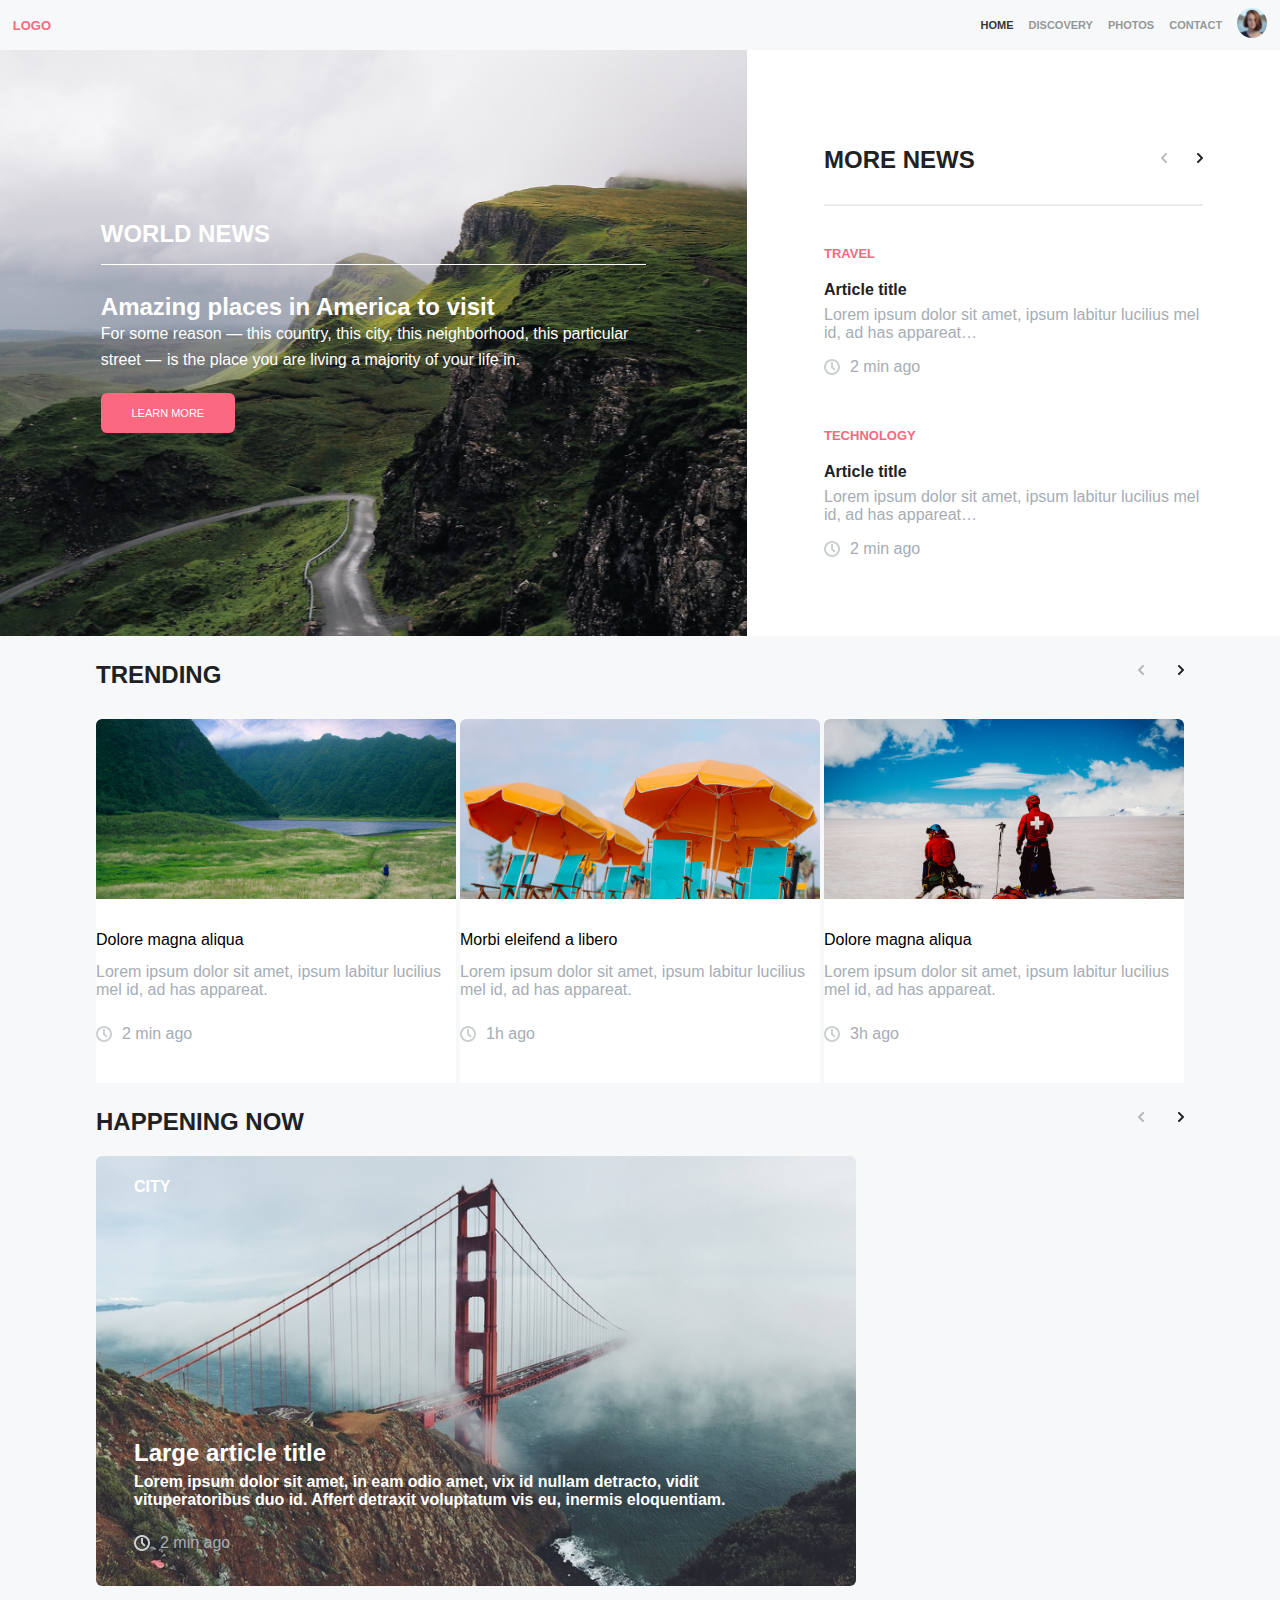
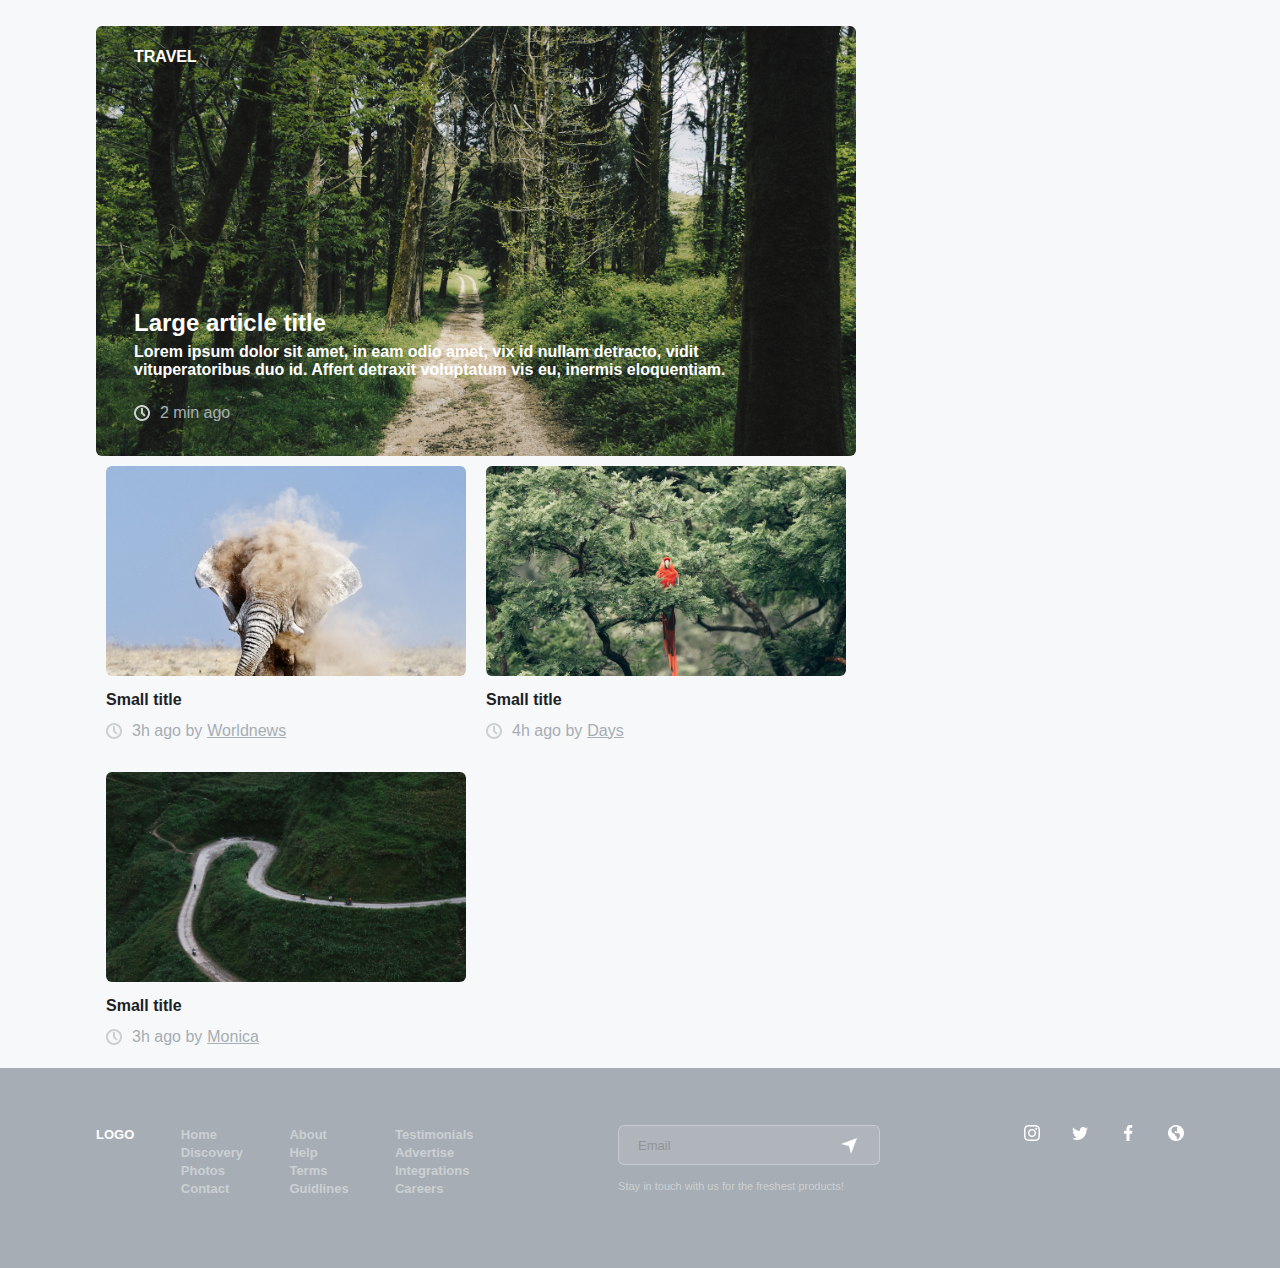
<file: index.html>
<!DOCTYPE html>
<html lang="en">

<head>
    <meta charset="UTF-8">
    <meta http-equiv="X-UA-Compatible" content="IE=edge">
    <meta name="viewport" content="width=device-width, initial-scale=1.0">
    <link rel="stylesheet" href="style.css">
    <title>Document</title>
</head>

<body>
    <header class="header">
        <nav class="container">
            <ul class="container_child">
                <li><a href="#" class="logo">logo</a></li>
                <li class="cont">
                    <a href="#" class="container_child_item home">home</a>
                    <a href="#" class="container_child_item">discovery</a>
                    <a href="#" class="container_child_item">photos</a>
                    <!-- api page click here -->
                    <a href="api.html" class="container_child_item">contact</a>
                    <!-- api page click here -->
                    <a href="#"><img src="images/christopher1x.png" alt=""></a>
                </li>
            </ul>
        </nav>
    </header>
    <!-- ***responsive header*** -->
    <header class="responsiveheader">
        <nav class="resp_container">
            <ul class="resp_container_inner">
                <div class="container_item">
                    <span class="sp6">9:41</span>
                    <div>
                        <img src="images/connection.png" alt="connection">
                        <img src="images/Shape.png" alt="shape">
                        <img src="images/Battery.png" alt="Battery">
                    </div>
                </div>
            </ul>

            <ul class="resp_container_inner1">
                <div class="container_item1">
                    <img src="images/menu.png" alt="menu" class="container_img">
                    <h2 class="logo_resp">LOGO</h2>
                    <img src="images/avatarwomen.png" alt="avatarwomen" class="container_img1">
                </div>
            </ul>
        </nav>
    </header>

    <div class="burger_mother" style="display: none;">
        <div class="burger_item">
            <div class="burger_item_mother">
                <div class="item_mother_container">
                    <div class="burg_logo_mother">
                        <h2 class="logo">logo</h2>
                    </div>
                    <div class="item_mother_inner">
                        <div class="child_item"><img src="icon/home.png" alt="home">
                            <p class="child_item_p child_item_p1">home</p>
                        </div>
                        <div class="child_item"><img src="icon/discover.png" alt="discover">
                            <p class="child_item_p">discovery</p>
                        </div>
                        <div class="child_item"><img src="icon/photos.png" alt="photos" class="icon2">
                            <p class="child_item_p">photos</p>
                        </div>
                        <div class="child_item"><img src="icon/mail.png" alt="mail" class="icon1">
                            <p ><a href="api.html" class="child_item_p">contact</a></p>
                        </div>
                        <div class="child_item"><img src="images/avatarsmall.png" alt="avatar">
                            <p class="child_item_p">profile</p>
                        </div>

                    </div>

                </div>


            </div>
            <div class="burger_mother1">
                <div class="footer_container">
                    <ul class="footer_container_item">
                        <li class="footer_cont_inner"><a href="#">about</a></li>
                        <li class="footer_cont_inner"><a href="#">help</a></li>
                        <li class="footer_cont_inner"><a href="#">terms</a></li>
                        <li class="footer_cont_inner"><a href="#">guidlines</a></li>
                    </ul>
                    <ul class="footer_container_item1">
                        <li class="footer_cont_inner"><a href="#">Testimonials</a></li>
                        <li class="footer_cont_inner"><a href="#">Advertise</a></li>
                        <li class="footer_cont_inner"><a href="#">Integrations</a></li>
                        <li class="footer_cont_inner"><a href="#">Careers</a></li>
                    </ul>
                </div>
                <div class="social y">
                    <li><a href="#"><img src="icon/instagram.png" alt=""></a></li>
                    <li><a href="#"><img src="icon/twitter.png" alt=""></a></li>
                    <li><a href="#"><img src="icon/facebook.png" alt=""></a></li>
                    <li><a href="#"><img src="icon/web.png" alt=""></a></li>
                </div>
            </div>
        </div>

        <!-- ----------------------------- -->
        <div class="burger_mother_item1">

        </div>

    </div>


    <section class="section">
        <div class="photo">
            <div class="mountain_description">
                <div class="h2">
                    <h2>world news</h2>
                    <div></div>
                </div>
                <h3 class="h3">Amazing places in America to visit</h3>
                <p class="mount_desc_p">For some reason — this country, this city, this neighborhood, this particular
                    street —  is the place you are living a majority of your life in.</p>
                <button class="btn"><a href="learnmore.html">LEARN MORE</a></button>
            </div>
        </div>
        <div class="more_news">
            <div class="more_news_item">
                <div class="more_item_child">
                    <h2> more news <div><img src="icon/arrowback.png" alt="" class="h2_child"> <img
                                src="icon/arrow.png" alt=""></div>
                    </h2>
                </div>
                <div class="more_mother">
                    <div class="more_news_item1">
                        <p class="logo logo1">travel</p>
                        <p class="article">Article title</p>
                        <div style="height:43px;">
                            <span class="sp1">Lorem ipsum dolor sit amet, ipsum labitur lucilius mel id, ad has
                                appareat…</span>
                        </div>
                        <span class="sp1"><img src="icon/time.png" alt=""> 2 min ago</span>
                    </div>

                    <div class="more_news_item1 more_news_item2">
                        <p class="logo logo1">technology</p>
                        <p class="article">Article title</p>
                        <div style="height:43px;">
                            <span class="sp1">Lorem ipsum dolor sit amet, ipsum labitur lucilius mel id, ad has
                                appareat…</span>
                        </div>
                        <span class="sp1"><img src="icon/time.png" alt=""> 2 min ago</span>
                    </div>
                </div>
                <div class="more_mother1">
                    <div class="more_news_item1">
                        <p class="logo logo1">travel</p>
                        <p class="article ">Subtitle</p>
                        <div style="height:43px;">
                            <span class="sp1">Lorem ipsum dolor sit amet, in eam</span>
                        </div>
                        <span class="sp1"><img src="icon/time.png" alt=""> 2 min ago</span>
                    </div>

                    <div class="more_news_item1 more_news_item2">
                        <p class="logo logo1">technology</p>
                        <p class="article">Subtitle</p>
                        <div style="height:43px;">
                            <span class="sp1">Lorem ipsum dolor sit amet, in eam</span>
                        </div>
                        <span class="sp1"><img src="icon/time.png" alt=""> 2 min ago</span>
                    </div>
                </div>

            </div>
        </div>
    </section>

    <section class="trending_section">
        <div class="trending_seciton_item">
            <div class="trending_item_child">
                <div class="trending_child_item">
                    <h2 class="trending_child_h2">trending</h2>
                    <div><img src="icon/arrowback.png" alt="" class="h2_child"> <img src="icon/arrow.png" alt=""></div>
                </div>
                <div class="trending_mother">
                    <div class="trending_child_item1">
                        <div class="card">
                            <img src="images/Image.png" alt="">
                            <div class="card_item">
                                <div class="card_item_child">
                                    <p class="desc">Dolore magna aliqua</p>
                                    <span class="sp1 desc">Lorem ipsum dolor sit amet, ipsum labitur lucilius mel id, ad
                                        has appareat.</span>
                                    <span class="sp1"><img src="icon/time.png" alt=""> 2 min ago</span>
                                </div>
                            </div>
                        </div>
                    </div>
                    <div class="trending_child_item1">
                        <div class="card">
                            <img src="images/an1.png" alt="">
                            <div class="card_item">
                                <div class="card_item_child">
                                    <p class="desc">Morbi eleifend a libero</p>
                                    <span class="sp1 desc">Lorem ipsum dolor sit amet, ipsum labitur lucilius mel id, ad
                                        has appareat.</span>
                                    <span class="sp1"><img src="icon/time.png" alt=""> 1h ago</span>
                                </div>
                            </div>
                        </div>
                    </div>
                    <div class="trending_child_item1 trending_child_item3">
                        <div class="card">
                            <img src="images/carlos.png" alt="">
                            <div class="card_item">
                                <div class="card_item_child">
                                    <p class="desc">Dolore magna aliqua</p>
                                    <span class="sp1 desc">Lorem ipsum dolor sit amet, ipsum labitur lucilius mel id, ad
                                        has appareat.</span>
                                    <span class="sp1"><img src="icon/time.png" alt=""> 3h ago</span>
                                </div>
                            </div>
                        </div>
                    </div>
                </div>
            </div>


            <div class="trending_item_child happening_item_child">
                <div class="trending_child_item">
                    <h2 class="trending_child_h2">happening now</h2>
                    <div><img src="icon/arrowback.png" alt="" class="h2_child"> <img src="icon/arrow.png" alt=""></div>
                </div>
                <div class="happening">
                    <div class="happening_child_left">
                        <div class="happening_left_item">
                            <div class="happening_inner">
                                <h2 class="city">city</h2>
                                <div class="happening_desc">
                                    <h2 class="large">Large article title</h2>
                                    <h2 class="large1">Large article title mobile layout</h2>
                                    <p class="lorem">Lorem ipsum dolor sit amet, in eam odio amet, vix id nullam
                                        detracto, vidit vituperatoribus duo id. Affert detraxit voluptatum vis eu,
                                        inermis eloquentiam.</p>
                                    <p class="lorem1">Lorem ipsum dolor sit amet, in eam odio amet, vix id nullam
                                        detracto, vidit vituperatoribus duo id. Affert detraxit voluptatum vis eu,
                                        inermis eloquentiam.</p>
                                    <span class="sp1 sp5"><img src="icon/time.png" alt=""> 2 min ago</span>
                                </div>
                            </div>
                        </div>
                        <div class="happening_left_item1">
                            <div class="happening_inner">
                                <h2 class="city">travel</h2>
                                <div class="happening_desc">
                                    <h2 class="large">Large article title</h2>
                                    <h2 class="large1">Large article title mobile layout</h2>
                                    <p class="lorem">Lorem ipsum dolor sit amet, in eam odio amet, vix id nullam
                                        detracto, vidit vituperatoribus duo id. Affert detraxit voluptatum vis eu,
                                        inermis eloquentiam. </p>
                                    <p class="lorem1">Lorem ipsum dolor sit amet, in eam odio amet, vix id nullam
                                        detracto, vidit vituperatoribus duo id. Affert detraxit voluptatum vis eu,
                                        inermis eloquentiam.</p>
                                    <span class="sp1 sp5"><img src="icon/time.png" alt=""> 2 min ago</span>
                                </div>
                            </div>
                        </div>
                    </div>
                    <div class="happening_child_right">
                        <div class="happening_right_item">
                            <img src="images/eleph.png" alt="">
                            <div class="card_child">
                                <p class="small">Small title</p>
                                <span class="sp1"><img src="icon/time.png" alt=""> 3h ago by <p class="sp1 sp2">
                                        Worldnews</p> </span>
                            </div>
                        </div>

                        <div class="happening_right_item happening_right_item1">
                            <img src="images/roberto.png" alt="">
                            <div class="card_child">
                                <p class="small">Small title</p>
                                <span class="sp1"><img src="icon/time.png" alt=""> 4h ago by <p class="sp1 sp2"> Days
                                    </p> </span>
                            </div>
                        </div>

                        <div class="happening_right_item happening_right_item1 k">
                            <img src="images/mussak1x.png" alt="">
                            <div class="card_child">
                                <p class="small">Small title</p>
                                <span class="sp1"><img src="icon/time.png" alt=""> 3h ago by <p class="sp1 sp2"> Monica
                                    </p> </span>
                            </div>
                        </div>
                    </div>
                </div>

            </div>






        </div>
    </section>

    <footer>
        <div class="footer_item">
            <ul class="footer_item_left">
                <div class="ff">


                    <li class="l"><a href="#" class="log">logo</a></li>

                    <li class="footer_left_item">
                        <a href="#" class="inner_a">Home</a>
                        <a href="#" class="inner_a">Discovery</a>
                        <a href="#" class="inner_a">Photos</a>
                        <a href="#" class="inner_a">Contact</a>
                    </li>
                    <li class="footer_left_item1">
                        <a href="#" class="inner_a">About</a>
                        <a href="#" class="inner_a">Help</a>
                        <a href="#" class="inner_a">Terms</a>
                        <a href="#" class="inner_a">Guidlines</a>
                    </li>
                    <li class="footer_left_item2">
                        <a href="#" class="inner_a">Testimonials</a>
                        <a href="#" class="inner_a">Advertise</a>
                        <a href="#" class="inner_a">Integrations</a>
                        <a href="#" class="inner_a">Careers</a>
                    </li>
                </div>

                <div class="resp">
                    <li><a href="#" class="log">logo</a></li>
                    <div class="innner">
                        <li class="footer_left_item">
                            <a href="#" class="inner_a">Home</a>
                            <a href="#" class="inner_a">Discovery</a>
                            <a href="#" class="inner_a">Photos</a>
                            <a href="#" class="inner_a">Contact</a>
                        </li>
                        <li class="footer_left_item1">
                            <a href="#" class="inner_a">About</a>
                            <a href="#" class="inner_a">Help</a>
                            <a href="#" class="inner_a">Terms</a>
                            <a href="#" class="inner_a">Guidlines</a>
                        </li>
                        <li class="footer_left_item2">
                            <a href="#" class="inner_a">Testimonials</a>
                            <a href="#" class="inner_a">Advertise</a>
                            <a href="#" class="inner_a">Integrations</a>
                            <a href="#" class="inner_a">Careers</a>
                        </li>
                    </div>
                </div>
            </ul>
            <ul class="footer_item_middle">
                <div class="x">
                    <li class="footer_middle_item">
                        <input class="input-field" type="email" placeholder="Email" required>
                        <i class="icon"><img src="icon/cursor.png" alt=""></i>

                        <span class="sp4">Stay in touch with us for the freshest products!</span>
                    </li>
                </div>
            </ul>
            <ul class="footer_item_right">
                <div class="y">
                    <li><a href="#"><img src="icon/instagram.png" alt=""></a></li>
                    <li><a href="#"><img src="icon/twitter.png" alt=""></a></li>
                    <li><a href="#"><img src="icon/facebook.png" alt=""></a></li>
                    <li><a href="#"><img src="icon/web.png" alt=""></a></li>
                </div>
            </ul>
        </div>

    </footer>
    <script src="index.js"></script>
</body>

</html>
</file>
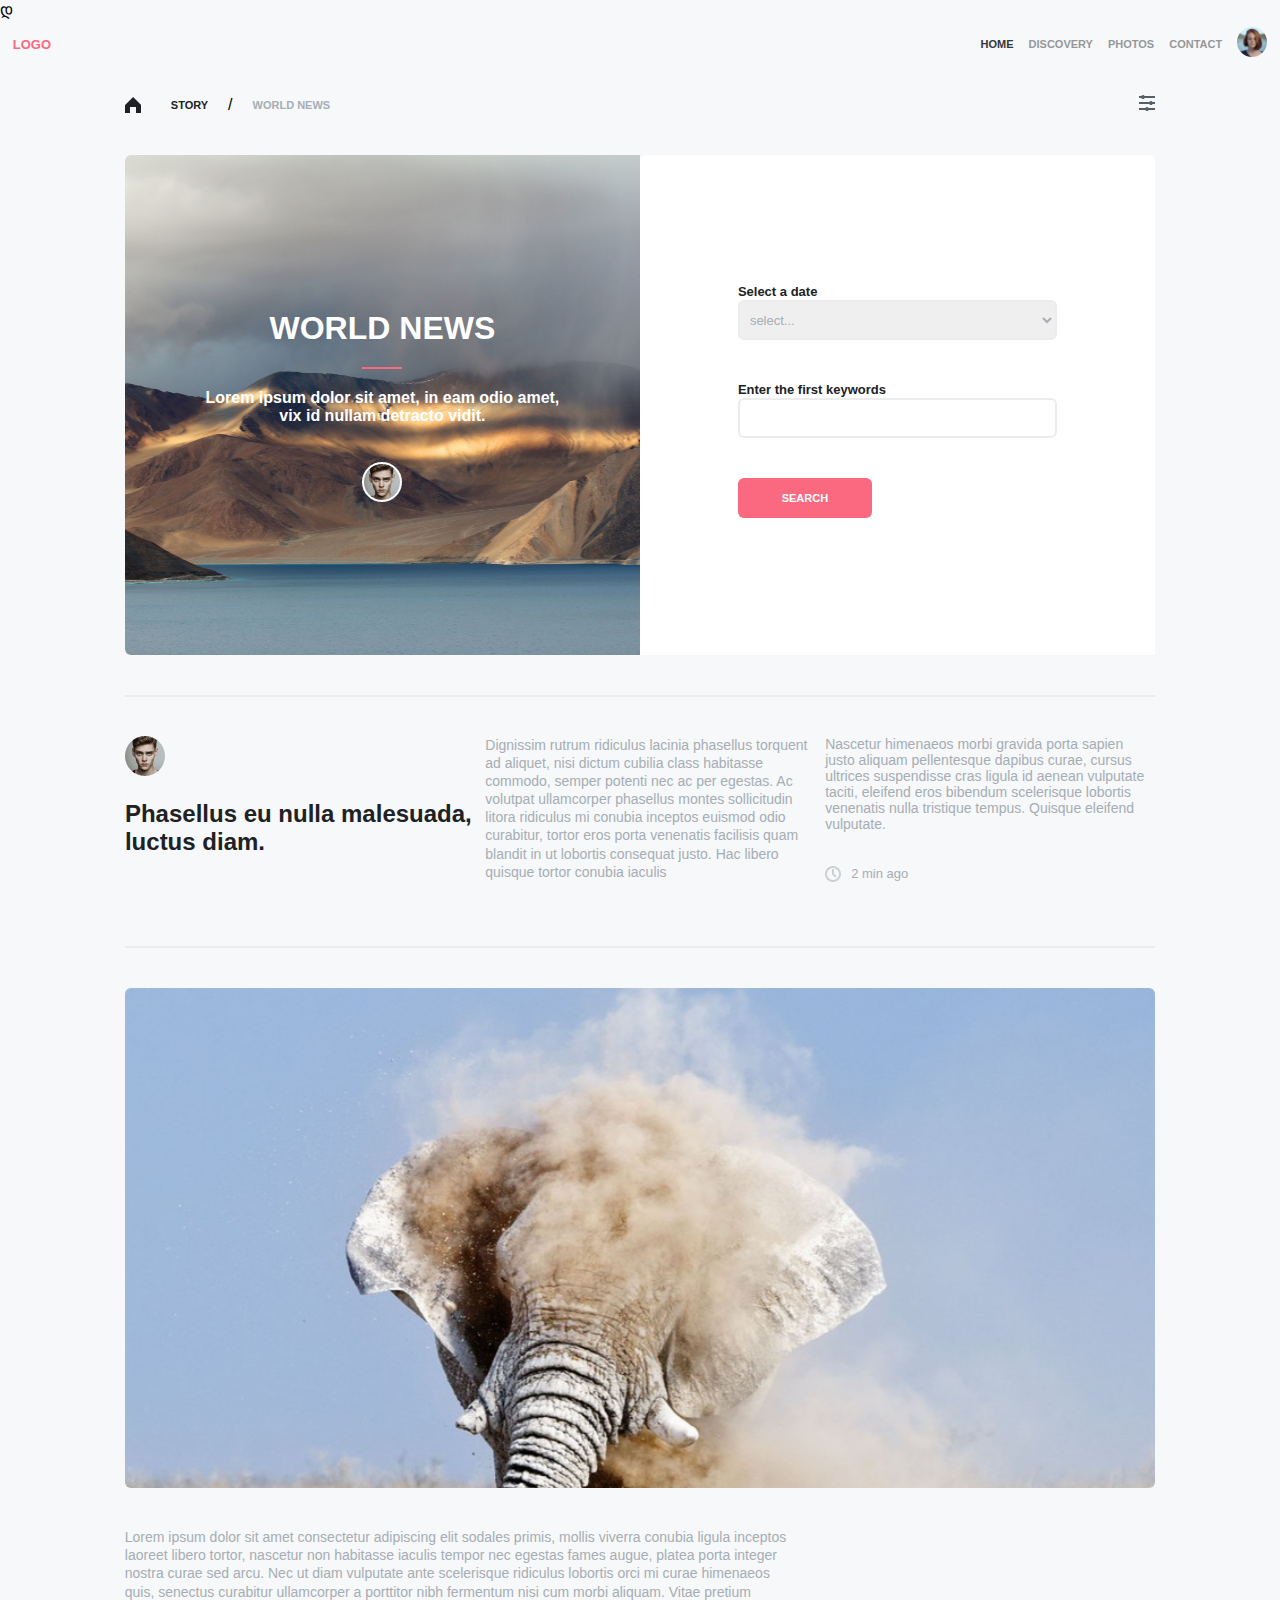
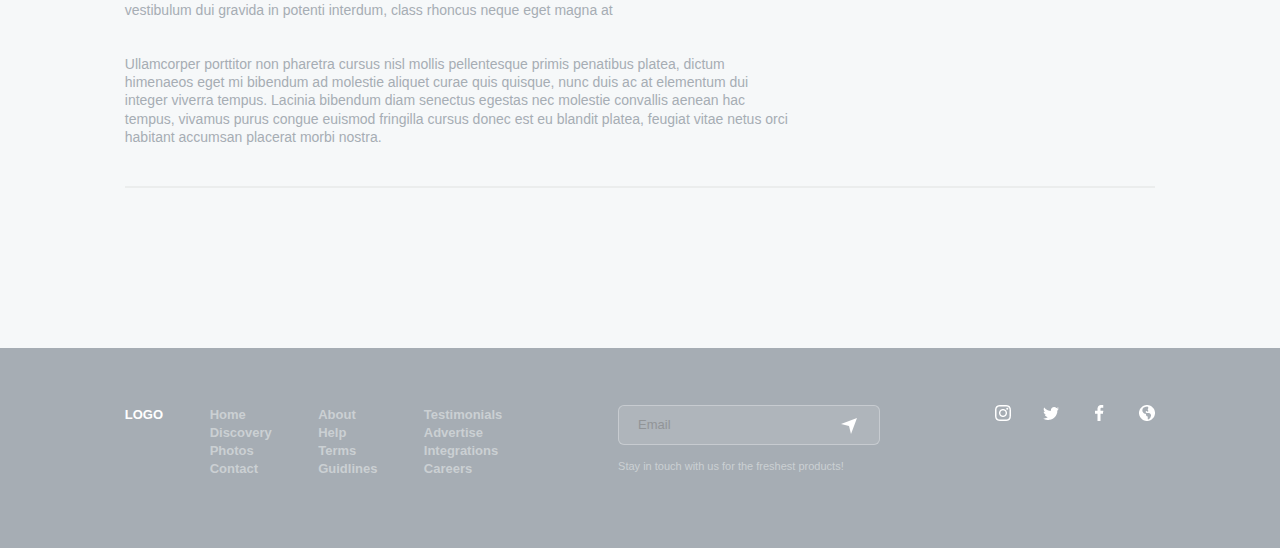
<file: learnmore.html>
<!DOCTYPE html>
<html lang="en">
<head>
    <meta charset="UTF-8">
    <meta http-equiv="X-UA-Compatible" content="IE=edge">
    <meta name="viewport" content="width=device-width, initial-scale=1.0">
    <link rel="stylesheet" href="learnmore.css">
    
    <title>Document</title>
</head>
<body>
    დ<div class=""></div>
    <header class="header">
        <nav class="container">
            <ul class="container__inner">
                <li><a href="#" class="logo">logo</a></li>
                <li class="cont">
                    <a href="index.html" class="container__inner_item home">home</a>
                    <a href="#" class="container__inner_item">discovery</a>
                    <a href="#" class="container__inner_item">photos</a>
                    <a href="#" class="container__inner_item">contact</a>
                    <a href="#"><img src="images/christopher1x.png" alt=""></a>
                </li>
            </ul>
        </nav>
    </header>

    <!-- ***********resp header -->

    <header class="responsive__header">
        <nav class="resp__container">
            <ul class="resp__container_inner">
                <div class="container__item">
                    <span class="sp6">9:41</span>
                    <div>
                        <img src="images/connection.png" alt="connection">
                        <img src="images/Shape.png" alt="shape">
                        <img src="images/Battery.png" alt="Battery">
                    </div>
                </div>
            </ul>

            <ul class="resp__container_inner1">
                <div class="container__item1">
                    <a href="index.html"><img src="learnmoreicon/Arrow.png" alt="menu" class="container_img"></a>
                    <!-- <h2 class="logo_resp">LOGO</h2> -->
                    <img src="images/avatarwomen.png" alt="avatarwomen" class="container_img1">
                </div>
            </ul>
        </nav>
    </header>

    <section class="section">
        <div class="section__item">
            <div class="section__inner_moth">
                <div class="section__child_item">
                <img src="learnmoreicon/home.png" alt="home">
                    <p class="child_item1">story</p>
                    <p>/</p>
                    <p class="child_item2">world news</p>
            </div>
            <div class="section__right_item">
                <img src="learnmoreicon/filter.png" alt="filter">
            </div>
            </div>
            
              <div class="section__item1">
<div class="section__child_left"> 
                <div class="section__child_item1">
                    <div class="section__child">
                        <h1 class="child__header">world news</h1>
                        <div class="line1"><div></div></div> 
                        <p class="child_lorem">Lorem ipsum dolor sit amet, in eam odio amet, vix id nullam detracto vidit.</p>
                        <div class="child__inner_photo">
                            <img src="learnmoreimg/avatar.png" alt="avatar" class="child_avatar">
                        </div>
                    </div>
                </div>
            </div>
            <div class="section__child_right"> 
                <div class="right__child_section"> 
                    <label for="" class="right__child_label">
                        Select a date
                        <select class="section_select">
                            <option selected class="opt1" value="opt1">select...</option>
                            <option value="1">One</option>
                            <option value="2">Two</option>
                            <option value="3">Three</option>
                          </select>
                    </label>
                    <div class="label_moth">  
                    <label for="" class="right__child_label1">
                        Enter the first keywords
                        <input type="text" class="section_select section_select1">
                    </label>
                </div>
                <button class="but1"><a href="#" class="but1_inner">SEARCH</a></button>
                <button class="but1 but2"><a href="#" class="but1_inner">SEARCH AN EVENT</a></button>
                </div>
            </div>

            </div>  
            
        </div>
    </section>
    <!-- avatar information -->
    <section class="avatar__info">
        <div class="avatar__info_inner">
            <div class="avatar__inner_item">
                <div class="img_div"> 
                <img src="learnmoreimg/avatar1.png" alt="avatar">
            </div>
                <h2>Phasellus eu nulla malesuada, luctus diam.</h2>
            </div>
            <div class="mot"> 
                <div class="avatar__inner_item1">
                <p class="avatar__item_text">Dignissim rutrum ridiculus lacinia phasellus torquent ad aliquet, nisi dictum cubilia class habitasse commodo, semper potenti nec ac per egestas. Ac volutpat ullamcorper phasellus montes sollicitudin litora ridiculus mi conubia inceptos euismod odio curabitur, tortor eros porta venenatis facilisis quam blandit in ut lobortis consequat justo. Hac libero quisque tortor conubia iaculis </p>
            </div>
            <div class="avatar__inner_item2">
                <p class="avatar__item_text avatar__item_text1">Nascetur himenaeos morbi gravida porta sapien justo aliquam pellentesque dapibus curae, cursus ultrices suspendisse cras ligula id aenean vulputate taciti, eleifend eros bibendum scelerisque lobortis venenatis nulla tristique tempus. Quisque eleifend vulputate.</p>
                <span class="sp1"><img src="icon/time.png" alt="time" > 2 min ago</span>
            </div>
        </div>
            </div>
 
    </section>





    <!-- -------------------------   ------------------------- -->
    <section class="eleph_section">
        <div class="eleph__section_inner">
            <div class="eleph_img_mother">  
        </div>
            <p class="eleph_description">
                Lorem ipsum dolor sit amet consectetur adipiscing elit sodales primis, mollis viverra conubia ligula inceptos laoreet libero tortor, nascetur non habitasse iaculis tempor nec egestas fames augue, platea porta integer nostra curae sed arcu. Nec ut diam vulputate ante scelerisque ridiculus lobortis orci mi curae himenaeos quis, senectus curabitur ullamcorper a porttitor nibh fermentum nisi cum morbi aliquam. Vitae pretium vestibulum dui gravida in potenti interdum, class rhoncus neque eget magna at
            </p>
            <br><br>
            <p class="eleph_description eleph_description2">
                
Ullamcorper porttitor non pharetra cursus nisl mollis pellentesque primis penatibus platea, dictum himenaeos eget mi bibendum ad molestie aliquet curae quis quisque, nunc duis ac at elementum dui integer viverra tempus. Lacinia bibendum diam senectus egestas nec molestie convallis aenean hac tempus, vivamus purus congue euismod fringilla cursus donec est eu blandit platea, feugiat vitae netus orci habitant accumsan placerat morbi nostra.
            </p>
            <p class="eleph_p">In hac habitasse platea dictumst. Sed nec venenatis odio. Nulla faucibus ipsum sed faucibus accumsan. Donec rhoncus luctus.</p>
        </div>
         
    </section>

    <!-- pagination -->
    <div class="pagination">
        <div class="pagination__item pagination__item1"><span>01</span></div>
        <div class="pagination__item">02</div>
        <div class="pagination__item">03</div>
        <div class="pagination__item">04</div>
        <div class="pagination__item">05</div>
        <div class="pagination__item">06</div>
        <div class="pagination__item"><img src="icon/More.png" alt="more"></div>
    </div>

    <footer>
        <div class="footer__item">
            <ul class="footer__item_left">
                <div class="ff">

                 
                <li class="l"><a href="#" class="log">logo</a></li>
                 
                <li class="footer__left_item">
                    <a href="#" class="inner_a">Home</a>
                    <a href="#" class="inner_a">Discovery</a>
                    <a href="#" class="inner_a">Photos</a>
                    <a href="#" class="inner_a">Contact</a>
                </li>
                <li class="footer__left_item1">
                    <a href="#" class="inner_a">About</a>
                    <a href="#" class="inner_a">Help</a>
                    <a href="#" class="inner_a">Terms</a>
                    <a href="#" class="inner_a">Guidlines</a>
                </li>
                <li class="footer__left_item2">
                    <a href="#" class="inner_a">Testimonials</a>
                    <a href="#" class="inner_a">Advertise</a>
                    <a href="#" class="inner_a">Integrations</a>
                    <a href="#" class="inner_a">Careers</a>
                </li>
            </div>

             <div class="resp">
                <li><a href="#" class="log">logo</a></li>
                 <div class="innner"> 
                <li class="footer__left_item">
                    <a href="#" class="inner_a">Home</a>
                    <a href="#" class="inner_a">Discovery</a>
                    <a href="#" class="inner_a">Photos</a>
                    <a href="#" class="inner_a">Contact</a>
                </li>
                <li class="footer__left_item1">
                    <a href="#" class="inner_a">About</a>
                    <a href="#" class="inner_a">Help</a>
                    <a href="#" class="inner_a">Terms</a>
                    <a href="#" class="inner_a">Guidlines</a>
                </li>
                <li class="footer__left_item2">
                    <a href="#" class="inner_a">Testimonials</a>
                    <a href="#" class="inner_a">Advertise</a>
                    <a href="#" class="inner_a">Integrations</a>
                    <a href="#" class="inner_a">Careers</a>
                </li>
            </div>
             </div>
            </ul>
            <ul class="footer__item_middle">
                <div class="x"> 
                <li class="footer__middle_item"> 
                        <input class="input-field" type="email" placeholder="Email" required>
                        <i class="icon"><img src="icon/cursor.png" alt=""></i> 
                    
                    <span class="sp4">Stay in touch with us for the freshest products!</span>
                </li>
            </div>
            </ul>
            <ul class="footer__item_right">
                <div class="y"> 
                <li><a href="#"><img src="icon/instagram.png" alt=""></a></li>
                <li><a href="#"><img src="icon/twitter.png" alt=""></a></li>
                <li><a href="#"><img src="icon/facebook.png" alt=""></a></li>
                <li><a href="#"><img src="icon/web.png" alt=""></a></li>
            </div>
            </ul>
        </div>

    </footer>
</body>
</html>
</file>
<file: style.css>
body {
    font-family: Helvetica;
    font-size: 16px;
}

*,
*::before,
*::after {
    margin: 0;
    padding: 0;
    box-sizing: border-box;
}

/* *************************header************************* */
.header {
    width: 100%;
    height: 50px;
    background: #F6F8F9;
    display: flex;
    align-items: center;
    justify-content: center;
    position: fixed;
    z-index: 9999;
}

.container {
    width: 98%;
}

.logo {
    text-transform: uppercase;
    color: #FA6980;
    font-size: 13px;
    font-weight: bold;
}

a {
    text-decoration: none;
}

.container_child {
    display: flex;
    justify-content: space-between;
    align-items: center;
}

.container_child_item {
    text-transform: uppercase;
    font-size: 11px;
    font-weight: bold;
    opacity: 0.5;
    color: #343638;
}

.home {
    color: #343638;
    opacity: 1;
}

ul,
li {
    list-style: none;
}

.cont {
    display: flex;
    align-items: center;
}

.cont a {
    margin-left: 15px;
}

/* ***************************section*************************** */
.photo {
    background-position: center;
}

.section {
    height: 600px;
    width: 100%;
    background: #FFFFFF;
    display: flex;

}

.mountain {
    object-fit: contain;
}

.photo {
    width: 840px;
    height: 100%;
    background-image: url(images/mountain1x.png);
    object-fit: cover;
    background-size: cover;
    display: flex;
    align-items: center;
    justify-content: center;
}

.h2 {
    display: flex;
    flex-direction: column;
    justify-content: space-around;
    height: 60px;
}

.h2 div {
    width: 100%;
    height: 1.3px;
    background-color: #FFFFFF;
}

.h2 h2 {
    font-size: 24px;
    text-transform: uppercase;
    color: #FFFFFF;
    font-family: inherit;
}

.h3 {
    margin-top: 20px;
    color: #FFFFFF;
    font-size: 24px;
    font-family: inherit;
}

.mount_desc_p {
    width: 560px;
    font-size: 16px;
    color: #FFFFFF;
    line-height: 26px;
    font-family: inherit;
}

.btn {
    width: 134px;
    height: 40px;
    background-color: #FA6980;
    border-radius: 6px;
    font-size: 11px;
    font-family: inherit;
    border: none;
    margin-top: 20px;
}

.btn a {
    color: #FFFFFF;
}

.mountain_description {
    width: 73%;
    height: 247px;
}

.more_news {
    margin: auto;
    width: 600px;
    height: 100%;
    /* background: red; */
    display: flex;
    flex-direction: column;
    align-items: center;
    justify-content: center;
}

.more_news_item {
    width: 71%;
    height: 380px;
    /* background: aqua; */
}

.more_item_child {
    width: 100%;
    height: 60px;
    border-bottom: 2px solid #EBEDED;
}

.more_item_child h2 {
    display: flex;
    justify-content: space-between;
    align-items: center;
    font-size: 24px;
    color: #202124;
    font-family: inherit;
    text-transform: uppercase;
}

.more_item_child h2 div {
    display: flex;
    align-items: center;
    margin-top: -5px;
}

.h2_child {
    margin-right: 30px;
}

.logo1 {
    margin-bottom: 20px;
}

.article {
    margin-bottom: 5px;
    height: 16px;
    font-family: inherit;
    font-size: 16px;
    color: #202124;

}

.sp1 {
    display: flex;
    align-items: center;

    height: 43px;
    color: #A6ADB4;
    font-size: 16px;

}

.sp1 img {
    margin-right: 10px;
}

.more_news_item1 {
    margin-top: 40px;
}

.more_mother1 {
    display: none;
}

.article {
    font-size: 16px;
    font-family: inherit;
    font-weight: bold;

}

/* ************************* trending section ************************* */
.trending_section {
    width: 100%;
    background: #F6F8F9;
    height: auto;
    display: flex;
    justify-content: center;
}

.trending_seciton_item {
    width: 86%;
    max-width: 1160px;
}

.trending_item_child {
    width: 100%;
    margin-top: 25px;
}

.trending_child_h2 {
    font-size: 24px;
    color: #202124;
    font-family: inherit;
    text-transform: uppercase;
}

.trending_child_item {
    margin-bottom: 20px;
    display: flex;
    justify-content: space-between;
}

.card {
    width: 360px;
    background-color: white;
    border-bottom-right-radius: 6px;
    border-bottom-left-radius: 6px;
}

.card_item {
    display: flex;
    align-items: center;
    justify-content: center;
    height: 180px;
    width: 100%;
    background: #FFFFFF;
}

.card_item_child {
    display: flex;
    flex-direction: column;
}

.desc {
    margin-bottom: 10px;
}

.trending_mother {
    width: 100%;
    display: flex;
    justify-content: space-between;
}

.happening {
    width: 100%;
    display: flex;
    /* flex-direction: column; */
    justify-content: space-between;
    height: 951px;
    flex-wrap: wrap;
}

/* .happening_item_child{
    
} */
.happening_left_item {
    background-image: url(images/bridge.png);
    width: 760px;
    height: 430px;
    object-fit: cover;
    background-size: cover;
    display: flex;
    justify-content: center;
    align-items: center;
}

.happening_left_item1 {
    margin-top: 40px;
    background-image: url(images/Image1x.png);
    width: 760px;
    height: 430px;
    /* object-fit: cover;
    background-size: cover; */
    background-position: center;
    display: flex;
    justify-content: center;
    align-items: center;
}

.happening_right_item {
    width: 360px;
    height: auto;
}

.small {
    color: #202124;
    font-size: 16px;
    font-weight: bold;
    font-family: inherit;
    margin-top: 11px;
}

.sp2 {
    text-decoration: underline;
    margin-left: 5px;
}

.happening_right_item1 {
    margin-top: 20px;
}

.happening_inner {
    width: 90%;
    height: 90%;

    /* background-image: url(images/bridge.png); */
    background-size: cover;
    object-fit: cover;
    display: flex;
    flex-direction: column;
    justify-content: space-between;
}

.happening_child_right {
    flex-wrap: wrap;
}

.happening_desc {
    bottom: 0;
}

.lorem {

    font-size: 16px;
}

.city {
    font-size: 16px;
    font-family: inherit;
    font-weight: bold;
    color: #FFFFFF;
    text-transform: uppercase;
}

.large {
    font-size: 24px;
    color: #FFFFFF;
    font-family: inherit;
    margin-bottom: 6px;
}

.lorem {
    font-size: 16px;
    color: #FFFFFF;
    font-weight: bold;
    font-family: inherit;
    height: 49px;
    width: 680px;

}

.lorem1 {
    display: none;
    font-size: 16px;
    color: #FFFFFF;
    font-weight: bold;
    font-family: inherit;
    height: 49px;
}

.large1 {
    display: none;
}
.container_item1{
    display: none;
}

/* ************************footer************************ */
.ff {
    display: flex;
    width: 378px;
    justify-content: space-between;
}

footer {
    width: 100%;
    height: 200px;
    background-color: #A6ADB4;
    border: #707070;
    display: flex;
    justify-content: center;
    align-items: center;
}

.footer_item {
    width: 85%;
    height: 100%;
    /* background: #000; */
    display: flex;
    align-items: center;
    justify-content: space-between;
    flex-wrap: wrap;
}

.footer_item_left {
    width: 378.2px;
    height: 86px;
    display: flex;
    justify-content: space-between;
}

.resp {
    display: none;
}

.log {
    font-size: 13px;
    font-weight: bold;
    font-family: inherit;
    color: #FFFFFF;
    text-transform: uppercase;
}

.footer_left_item {
    width: 62px;
    height: 100%;

}

.footer_left_item1 {
    width: 59px;
    height: 100%;
}

.footer_left_item2 {
    width: 79px;
    height: 100%;
}

.inner_a {
    font-size: 13px;
    font-family: inherit;
    font-weight: bold;
    color: #CBD0D3;
    margin-top: 18px;
}

.input-icons {
    width: 262px;
    height: 65px;
}

.input-field {
    height: 40px;
    width: 262px;
    /* opacity: 0.1; */
    border-radius: 6px;
    padding: 19px;
    font-size: 13px;
    font-family: inherit;
    color: #CBD0D3;
    outline: none;
    background-color: rgba(255, 255, 255, 0.1);
    border: 1px solid rgba(255, 255, 255, 0.3);
}

.input-field::placeholder {
    opacity: 0.5;
}

.icon {
    position: absolute;
    margin-top: 13px;
    margin-left: -39px;

}

.x {
    height: 100%;
}

.footer_item_middle,
.footer_item_right {
    height: 86px;

}

.y {
    width: 160px;
    height: 100%;
    display: flex;
    justify-content: space-between;
}

.sp4 {
    font-size: 11px;
    font-family: inherit;
    margin-top: 15px;
    color: #CBD0D3;
    display: block;
}

.footer_item_right {
    width: 160px;
    display: flex;
    justify-content: space-between;
    height: 86px;
}






@media screen and (max-width:1337px) {
    .mount_desc_p{
        width: 100%;
    }
    .happening {
        height: auto;
    }

    .happening_child_right {
        display: flex;
        flex-wrap: wrap;

    }

    .happening_right_item {
        margin-top: 20px;
        margin: 10px;
    }

    .trending_mother {
        flex-wrap: wrap;
    }

    .card {
        margin-top: 10px;
    }
}

@media screen and (max-width:998px) {

    /* .more_news{
        width: auto;
    } */
    .more_news_item {
        width: 71%;
    }
}

@media screen and (max-width:858px){
    .more_news_item{
        width: 100%;
    }
    .happening{
        width: 100%;
    }
    .happening_left_item1, .happening_left_item{
        width: 100%;
        border-radius: 6px;
    }
    .happening_child_left{
        width: 100%;
        border-radius: 6px;
    }
    .happening_left_item{
        border-radius: 6px;
    }
    .happening_left_item1{
        border-radius: 6px;
    }
}
@media screen and (min-width:1160px) {
    .trending_seciton_item {
        width: 85%;
        max-width: none;
    }
}
@media screen and (max-width:785px){
    .lorem{
        width: 100%;

    }
 }
@media screen and (max-width:717px){
    .happening_right_item{
        margin: 0;
    }
}
/***tablet verision***/
@media screen and (max-width:769px) {
    .section {
        display: block;
        height: 450px;
    }
    /* .happening_right_item1{
        margin-top: 66px;
    } */
    .photo {
        width: 100%;
    }

    .mountain_description {
        width: 85%;
    }

.more_news {
        margin-top: 44px;
        width: 100%;
        height: 343px;
    }

    .more_news_item {
        width: 85%;
    }

    .trending_section {
        margin-top: 388px;
    }

    .more_mother {
        display: none;
    }

    .more_mother1 {

        display: flex;
        justify-content: space-between;
        width: 100%;
    }

    .logo1 {
        font-size: 16px;
        margin-bottom: 10px;
    }

    .trending_child_item3 {
        display: none;
    }

    .trending_child_item1 {
        width: 49%;
        height: 350px;
    }

    .card {
        width: 100%;
        height: 100%;
        border-top-left-radius: 6px;
        border-top-right-radius: 6px;
    }

    .card>img {
        width: 100%;
        height: 180px;
        border-top-left-radius: 6px;
        border-top-right-radius: 6px;
        object-fit: cover;

    }

    .card_item {
        border-bottom-left-radius: 6px;
        border-bottom-right-radius: 6px;
    }

    .trending_seciton_item {
        width: 85%;
        display: flex;
        flex-direction: column;
        align-items: center;
    }

    .trending_child_item1 {
        border-top-left-radius: 6px;
        border-top-right-radius: 6px;
    }

    .happening_child_left {
        width: 100%;
    }

    .happening_left_item,
    .happening_left_item1 {
        background-position: center;
        width: 100%;
        border-radius: 6px;
    }

    .lorem {
        display: none;
    }

    .lorem1 {
        display: block;
    }

    .happening_right_item {
        width: 284px;
        height: 180px;

    }

    .happening_child_right {
        margin-top: 40px;
        display: flex;
        width: 100%;
        justify-content: space-between;
        margin-bottom: 80px;
    }

    .happening_right_item>img {
        width: 100%;
    }

    .card_child {
        width: 100%;
    }

    .k {
        display: none;
    }

    .card_item_child {
        width: 204px;
    }

    .desc {
        font-size: 16px;
        color: #202124;
        font-weight: bold;
        font-family: inherit;
    }

    .sp1 {
        font-size: 13px;
        color: #A6ADB4;
        font-weight: 300;
    }

    .mount_desc_p {
        width: 100%;
    }

    .ff {
        display: none !important;
    }

    .resp {
        /* display: block !important; */
        margin-top: 54px;
        display: flex !important;
        justify-content: space-between;
        width: 100%;
    }

    .innner {
        display: flex;
        justify-content: space-between;
        width: 220px;
    }

    footer {
        height: 316px;
    }

    .footer_item_left {
        width: 100%;
    }
}


@media screen and (max-width:668px) {
    .trending_child_item1 {
        margin-top: 20px;
    }

    .trending_item_child {
        margin-top: 50px;
    }
    .trending_mother{
        flex-wrap: nowrap;
    }
    .x {
        margin-top: 40px;
    }

    .y {
        margin-top: 15px;
        height: auto;
        align-items: center;
    } 
    .sp5{
        margin-top: 42px;
    } 
    .happening_right_item{
        margin-top: 20px; 
        margin: 0;
        width: 49%;
    }
    .happening_child_right{
        flex-wrap:nowrap; 
    }
}

/* ****************************mobile version**************************** */
@media screen and (max-width:375px) {
    .container_img{
        cursor:pointer;
    }
    .more_mother1 {
        flex-direction: column;
    }

    .more_news_item1 {
        margin-top: 10px;
    }

    .trending_child_item1 {
        width: 100%;
    }

    .lorem {
        display: none;
    }

    .happening_left_item {
        height: 300px;
    }

    .large {

        display: none;
    }

    .large1 {
        display: block;
        margin-top: 55px;
        margin-bottom: 10px;
        font-size: 24px;
        color: #FFFFFF;
        font-family: inherit;
        margin-bottom: 6px;
    }

    .lorem1 {
        height: auto;
    }

    .happening_left_item1 {
        height: 300px;
    }

    .happening_right_item {
        width: 100%;
        margin: 20px 0px 0px 0px;
    }

    .happening_right_item1 {
        margin-top: 97px;
    }

    .k {
        display: block;
    }

    .header {
        display: none;
    }

    footer {
        display: none;
    }
    .container_item1{
        display: block;
    }
    /* ********************************responsive header******************************** */
    .responsiveheader {
        width: 100%;
        height: 88px;
        position: fixed;
    }

    .resp_container {
        height: 100%;
        width: 100%;
    }

    .resp_container_inner,
    .resp_container_inner1 {
        width: 100%;
        height: 44px;
        background: #F6F8F9;
    }

    .resp_container_inner {
        display: flex;
        justify-content: center;
    }

    .container_item {
        width: 95%;
        display: flex;
        justify-content: space-between;
        align-items: center;
    }

    .sp6 {
        margin-left: 10px;
        font-size: 14px;
        font-family: inherit;
        color: #343638;
    }

    .resp_container_inner1 {
        display: flex;
        justify-content: center;

    }

    .container_item1 {
        width: 95%;
        height: 100%;
        display: flex;
        justify-content: space-between;
        /* background: #343638; */
        align-items: center;
    }

    .container_img {
        width: 16px;
        height: 14px;
    }

    .logo_resp {
        font-size: 13px;
        font-weight: bold;
        font-family: inherit;
        color: #A6ADB4;
    }

    .container_img1 {
        width: 16px;
        height: 16px;
    }

    /* ***************************burger menu */
    .burger_mother {
        top: 0;
        width: 100%;
        height: 100vh;
    }

    .burger_mother_item {
        width: 75%;
        height: 100%;
        background-color: #F6F8F9;
        display: flex;
        flex-direction: column;
        align-items: center;
        /* box-shadow: (0 0 0 / 45%) 0px 25px 20px 0px; */
        box-shadow: rgba(0, 0, 0, 0.45) 0px 25px 20px 0px;
    }

    .burger_mother_item1 {
        width: 25%;
        height: 100%;
    }

    .burger_mother {
        width: 90%;
        height: 61vh;
        background-color: #F6F8F9;
        padding-top: 41px;
    }

    .burger_mother1 {
        width: 100%;
        height: 39vh;
        background-color: rgba(0, 0, 0, 0.3);
    }

    .item_mother_container {
        /* padding-top: 20px; */
        height: 50%;
        /* display: flex;
        flex-direction: column;
        justify-content: space-between; */
    }

    .footer_container {
        display: flex;
        justify-content: space-around;
        width: 100%;
    }

    .burg_logo_mother {
        margin-bottom: 87px;
    }

    .item_mother_inner {
        width: 100%;
    }

    .child_item {
        display: flex;
        align-items: center;
        margin-top: 33px;
    }

    .child_item img {
        margin-right: 20px;
        width: 16px;
        height: 16px;
    }

    .child_item_p {
        font-size: 11px;
        font-weight: bold;
        color: rgba(52, 54, 56, 0.5);
        text-transform: uppercase;
    }

    .child_item_p1 {
        color: rgba(52, 54, 56, 1);
    }

    .icon1 {
        width: 16px !important;
        height: 12px !important;
    }

    .icon2 {
        width: 16px !important;
        height: 14px !important;
    }

    /* **************************footer burger************************** */
    .burger_mother1 {
        padding-top: 20px;
    }

    .footer_cont_inner {
        margin-top: 29px;

    }

    .footer_cont_inner a {
        font-size: 11px;
        color: rgba(256, 256, 256, 0.5);
        font-weight: bold;
        font-family: inherit;
        text-transform: uppercase;
    }

    .social {
        margin-right: 20%;
        /* margin-top: 65px; */
        justify-content: space-around;
        padding-left: 6%;
    }

    .logo2 {
        text-transform: uppercase;
        color: #FA6980;
        font-size: 13px;
        font-weight: bold;
    }
    .trending_mother{
        flex-wrap: wrap;
    }
    .happening_child_right{
        flex-wrap: wrap;
    }
    
    .sp5{
        margin-top:10px;

    }
}
@media screen and (max-width:279px){
    .large1{
        margin-top: 16px;
    } 
    .h3{
        margin-top: 0;
    }
    .btn{
        margin-top: 0;
    }
    .sp5{
        margin-top: 0;
    }
}
</file>
<file: learnmore.css>
body {
    font-family: Helvetica;
    font-size: 16px; 
    background-color: #F6F8F9;
}

*,
*::before,
*::after {
    margin: 0;
    padding: 0;
    box-sizing: border-box;
}
/* *************************header************************* */
.header{
    width: 100%;
    height: 50px;
    background: #F6F8F9;
    display: flex;
    align-items: center;
    justify-content: center;
    position: fixed;
    z-index: 9999;
}
.container{
    width: 98%; 
}
.logo{
    text-transform: uppercase;
    color: #FA6980;
    font-size: 13px;
    font-weight: bold;
}
a{
    text-decoration: none;
}
.container__inner{
    display: flex;
    justify-content: space-between;
    align-items: center;
}
.container__inner_item{
    text-transform: uppercase;
    font-size: 11px;
    font-weight: bold;
    opacity: 0.5;
    color: #343638;
}
.home{ 
    color:#343638;
    opacity: 1;
}
ul,li{
    list-style: none;
}
.cont{
    display: flex;
    align-items: center;
}
.cont a{
    margin-left: 15px;
}
/* ************************section************************ */
.section{
    width: 100%;
    height: auto; 
    display: flex;
    justify-content: center;
    background-color: #F6F8F9;
}
.section__item{
    width: 80.5%;
    height: 100%; 
    display: flex;
    flex-direction: column;
}
.section__child_left{
    display: flex;
    flex-direction: column; 
    width: 50%;
    height: 500px;
      
}
.section__child_item1{
    width: 100%;
    height: 100%;
    background-image: url(learnmoreimg/view.png);
    background-position: center;
    background-repeat: no-repeat; 
    background-size: cover;
    object-fit: cover; 
    display: flex;
    align-items: center;
    justify-content: center;
    border-top-left-radius: 6px;
    border-bottom-left-radius:6px ;
}
.section__child_right{ 
    width: 50%;
    height: 500px;
    display: flex;
    flex-direction:column ;
    background-color: #FFFFFF;
}

.section__item1{
    width: 100%;
    display: flex;
}
.section__inner_moth{
    width: 100%; 
    margin-top: 40px;
    margin-bottom: 40px;
    display: flex;
    justify-content: space-between;
}





 
.section__child_item{
    display: flex;
    align-items: center; 
}
.section__child_item img{
    margin-right: 30px;
}
.child_item1{
    margin-right: 20px;
    font-size: 11px;
    font-weight: bold;
    color: #202124;
    text-transform: uppercase;
}
.child_item2{
    margin-left: 20px;
    font-size: 11px;
    font-weight: bold;
    color: #A6ADB4;
    text-transform: uppercase;
}
.section__child{ 
    width: 360px;
    height: 190px; 
    text-align: center;
    display: flex;
    flex-direction: column; 
    align-items: center;
}
.child__header{
    font-size: 32px;
    color: #FFFFFF;
    font-family: inherit;
    font-weight: bold;
    margin-bottom: 20px;
    text-transform: uppercase;
}
.line1 > div{
    width: 40px;
    height: 2px;
    background-color: #FA6980; 

} 
.child_lorem{
    font-size: 16px;
    font-family: inherit;
    color: #FFFFFF;
    margin-top: 20px;
    font-weight: bold;
}
.child_avatar{
    margin-top: 37px;
}




.section__child_right{
    display: flex;
    align-items: center;
    justify-content: center;
    border-top-right-radius: 6px;
    border-top-left-radius: 6px;

}
.right__child_section{
    width: 62%;
    height: 246px; 
} 
option{
     font-size: 13px !important;
    font-family: inherit;
    color:#A6ADB4 !important;
}

.section_select{
    width: 100%;
    height: 40px;
    border-radius: 6px;
    border: 2px solid #EBEDED;
    outline: none;
    font-size: 13px;
    color: #A6ADB4;
    font-family: inherit;
    padding: 6px;
}
.right__child_label{
    width: 100%;
    color: #202124;
    font-size: 13px;
    font-weight: bold; 
}
.section_select1{
    
    border: 2px solid #EBEDED;
}
.right__child_label1{ 
    color: #202124;
    font-size: 13px;
    font-weight: bold; 
}
.label_moth{
    margin-top: 40px;
    margin-bottom: 40px;
}
.but1{
    width: 134px;
    height: 40px;
    background-color: #FA6980;
    font-size: 11px;
    font-family: inherit;
    font-weight: bold;
    border-radius: 6px;
    border: none;
     
}
.but1_inner{
    color: white;
} 
.avatar__info_inner{
    border-top: 2px solid #EBEDED;
    border-bottom: 2px solid #EBEDED;
}
/* ***********************************avatar inforamiton*********************************** */
/* .avatar__info{
    margin-top: 40px;
    width: 100%;
    height: 253px;
    display: flex;
    justify-content: center;
}
.avatar__info_inner{
    width: 80.5%;
    height: 100%;   
    background: #000;
    display: flex;
}
.avatar__inner_item1{
    width: 65%;
    height: 100%;
    background-color: red;
    display: flex;
}
.avatar__inner_item2{
    width: 35%;
    height: 100%;
    background-color: green;
    display: flex;
    flex-direction: column;
    justify-content: center;
}
.avatar__item_left, .avatar__item_right{
    width: 360px;
    height: 100%;
    background-color: yellow;
    flex-direction: column;
    display: flex;
    justify-content: center;
}
.avatar__item_text{
    color: #A6ADB4;
    font-size: 14px;
    line-height: 1.3;
} 
.sp1{
    margin-top: 31px;
    display: flex;
    align-items: center;

    height: 43px;
    color: #A6ADB4;
    font-size: 13px;
}
.sp1 img {
    margin-right: 10px;
} */
.container__item1{
    display: none;
}


.avatar__info{
    margin-top: 40px;
    width: 100%;  
    display: flex;
    justify-content: center;
}
.avatar__info_inner{
    width: 80.5%;
    height: 253px; 
    display: flex;
    align-items: center;
    justify-content: space-around;
}
.avatar__inner_item{
    height: 172px;
    width: 360px;
    display: flex;
    flex-direction: column; 
}
.mot{
    width: 65%;
    display: flex;
    justify-content: space-between;
}
.avatar__inner_item h2{
    color: #202124;
    font-size: 24px;
}
.avatar__item_text{
    color: #A6ADB4;
    font-size: 14px;
    line-height: 1.3;
}
.avatar__item_text1{
    line-height: 1.15;
    margin-right: 10px;
}
.img_div{
    margin-bottom: 20px;
}
.sp1{
    margin-top: 20px;
    display: flex;
    align-items: center;

    height: 43px;
    color: #A6ADB4;
    font-size: 13px;
}
.sp1 img {
    margin-right: 10px;
}
.avatar__inner_item1{
    height: 172px;
    width: 360px;  
    margin-right: 10px;
}
.avatar__inner_item2{
    height: 172px;
    width: 360px; 
}
/* **************************eleph section************************** */
.eleph_p{
    display: none;
}
.eleph_section{
    margin-top: 40px;
    width: 100%;
    height: auto;
    display: flex;
    justify-content: center;
}
.eleph__section_inner{
    width: 80.5%;
    margin-bottom: 160px;
    border-bottom: 2px solid #EBEDED;
}
/* .eleph__section_inner img{
    width:100%;
    height: 500px;
    margin-bottom: 40px;
} */
.eleph_img_mother{
    margin-bottom: 40px;
    border-radius: 6px;
    height: 500px;
    width: 100%;
    background-image: url(learnmoreimg/elephbig.png);
    background-position: center;
    background-repeat: no-repeat;
    object-fit: cover;
    background-size: cover;
}
.eleph_description{
    width: 65%;
    font-size: 14px;
    color: #A6ADB4;
    font-weight: 300;
    line-height: 1.3;
}
.eleph_description2{
    margin-bottom:40px ;
}

/* ****************************pagintaion**************************** */
.pagination{
    width: 233px;
    height: 23px;
    display: none; 
    width: 100%;
    justify-content: center;
    margin-top: 40px;
    margin-bottom: 74px;
}
.pagination__item{
    width: 33px;
    height: 100%; 
    font-size: 11px;
    font-weight: bold;
    font-family: inherit;
    color: #A6ADB4;
    display: flex;
    align-items: center;
    justify-content: center;
}
.pagination__item1 span{  
    border-bottom: 2px solid #FA6980;
}



/* ****************************footer****************************  */
.ff {
    display: flex;
    width: 378px;
    justify-content: space-between;
}

footer {
    width: 100%;
    height: 200px;
    background-color: #A6ADB4;
    border: #707070;
    display: flex;
    justify-content: center;
    align-items: center;
}

.footer__item {
    width: 80.5%;
    height: 100%;
    /* background: #000; */
    display: flex;
    align-items: center;
    justify-content: space-between;
    flex-wrap: wrap;
}

.footer__item_left {
    width: 378.2px;
    height: 86px;
    display: flex;
    justify-content: space-between;
}

.resp {
    display: none;
}

.log {
    font-size: 13px;
    font-weight: bold;
    font-family: inherit;
    color: #FFFFFF;
    text-transform: uppercase;
}

.footer__left_item {
    width: 62px;
    height: 100%;

}

.footer__left_item1 {
    width: 59px;
    height: 100%;
}

.footer__left_item2 {
    width: 79px;
    height: 100%;
}

.inner_a {
    font-size: 13px;
    font-family: inherit;
    font-weight: bold;
    color: #CBD0D3;
    margin-top: 18px;
}

.input-icons {
    width: 262px;
    height: 65px;
}

.input-field {
    height: 40px;
    width: 262px;
    /* opacity: 0.1; */
    border-radius: 6px;
    padding: 19px;
    font-size: 13px;
    font-family: inherit;
    color: #CBD0D3;
    outline: none;
    background-color: rgba(255, 255, 255, 0.1);
    border: 1px solid rgba(255, 255, 255, 0.3);
}

.input-field::placeholder {
    opacity: 0.5;
}

.icon {
    position: absolute;
    margin-top: 13px;
    margin-left: -39px;

}

.x {
    height: 100%;
}

.footer__item_middle,
.footer__item_right {
    height: 86px;

}

.y {
    width: 160px;
    height: 100%;
    display: flex;
    justify-content: space-between;
}

.sp4 {
    font-size: 11px;
    font-family: inherit;
    margin-top: 15px;
    color: #CBD0D3;
    display: block;
}

.footer__item_right {
    width: 160px;
    display: flex;
    justify-content: space-between;
    height: 86px;
}

.but2{
    display: none;
}
@media screen and (max-width:769px){
    .but1{
        display: none;
    }
    .but2{
        display: block;
    }
    footer {
        height: 316px;
    }

    .footer__item_left {
        width: 100%;
    }
}

@media screen and (max-width:883px){
    .avatar__item_text{
        font-size: 12px;
    }
}
@media screen and (max-width:769px){
    .right__child_section{
        width: 90%;
    }
    .but2{
        display: block;
    }
    .pagination{
        display: flex;
    }
    .eleph__section_inner{
        margin-bottom: 0px;
    }
    .section__item1{
        flex-direction: column; 
    }
    .section__child_left,.section__child_right{
        width: 100%;
    }
    .section__child_item1{
        border-bottom-left-radius: 0px;
        border-top-right-radius: 6px;
    }
    .section__child_right{
        border-radius: 0px 0px 6px 6px;
    }
    .eleph_description{
        width: 100%;
        line-height: 1.9;
    }
    .eleph_img_mother{
        height: 260px;
    }
    .eleph_p{
        display: block;
        font-size: 16px;
        font-family: inherit;
        line-height: 1.9;
        color: #202124;
        margin-bottom: 40px;
    }
    .avatar__info_inner{
        flex-direction: column;
        align-items: baseline;
        justify-content: baseline;
        padding-top: 31px;
        height: auto;
    }
    .avatar__inner_item{
        height: auto;
    }
    .avatar__inner_item h2{
        width: 86%;
    }
    .mot{
        margin-top: 40px;
        width: 100%;
    }
    .avatar__inner_item1{
        width: 50%;
    }
    .avatar__inner_item2{
        width: 50%;
    }

    
}

@media screen and (max-width:533px){
    .avatar__info_inner{
        padding-bottom: 50px;
    }
}
@media screen and (max-width:440px){
    .avatar__info_inner{
        padding-bottom:100px;
    }
    .avatar__inner_item{
        width: auto;
    }
}

@media screen and (max-width:376px){
    /* *******************Resp header */
    .responsive__header {
        width: 100%;
        height: 88px;
        position: fixed;
    }

    .resp__container {
        height: 100%;
        width: 100%;
    }

    .resp__container_inner,
    .resp__container_inner1 {
        width: 100%;
        height: 44px;
        background: #F6F8F9;
    }

    .resp__container_inner {
        display: flex;
        justify-content: center;
    }

    .container__item {
        width: 95%;
        display: flex;
        justify-content: space-between;
        align-items: center;
    }

    .sp6 {
        margin-left: 10px;
        font-size: 14px;
        font-family: inherit;
        color: #343638;
    }

    .resp__container_inner1 {
        display: flex;
        justify-content: center;

    }

    .container__item1 {
        width: 95%;
        height: 100%;
        display: flex;
        justify-content: space-between;
        /* background: #343638; */
        align-items: center;
    }

    .container_img {
        width: 16px;
        height: 14px;
    }

    .logo_resp {
        font-size: 13px;
        font-weight: bold;
        font-family: inherit;
        color: #A6ADB4;
    }

    .container_img1 {
        width: 16px;
        height: 16px;
    }
    .header{
        display: none;
    }

    /* ******************section */
    .but2{
        display: none !important;
    }
    .but1{
        display: block;
    }
    .section__child_left{
        height: 388px;
        margin-top: 88px;
    }
    .section__child_right{
        height: 329px;
    }
    .section__inner_moth{
        display: none;
    }
    .section__item{
        width: 100%;
    }
    .section__child_item1{
        border-radius:0;
    }
    .right__child_section {
        width: 90%;
    }
    .avatar__inner_item1, .avatar__inner_item2{
        width: 100%;
    }
    .mot{
        flex-direction: column;
    }
    .avatar__info_inner{
        width: 90%;
        padding-bottom: 10px;
    }
    .eleph__section_inner{
        width: 90%;
    }
    .eleph_img_mother{
        height: 180px;
    }
    footer{
        display: none;
    }
    .pagination{
        margin-top: 30px;
        margin-bottom: 30px;
    }
    .eleph_description{
        line-height: 1.5;
    }
    .eleph_p{
        line-height: 1.5;
    }
    .container__item1{
        display: flex;
    }
}
</file>
